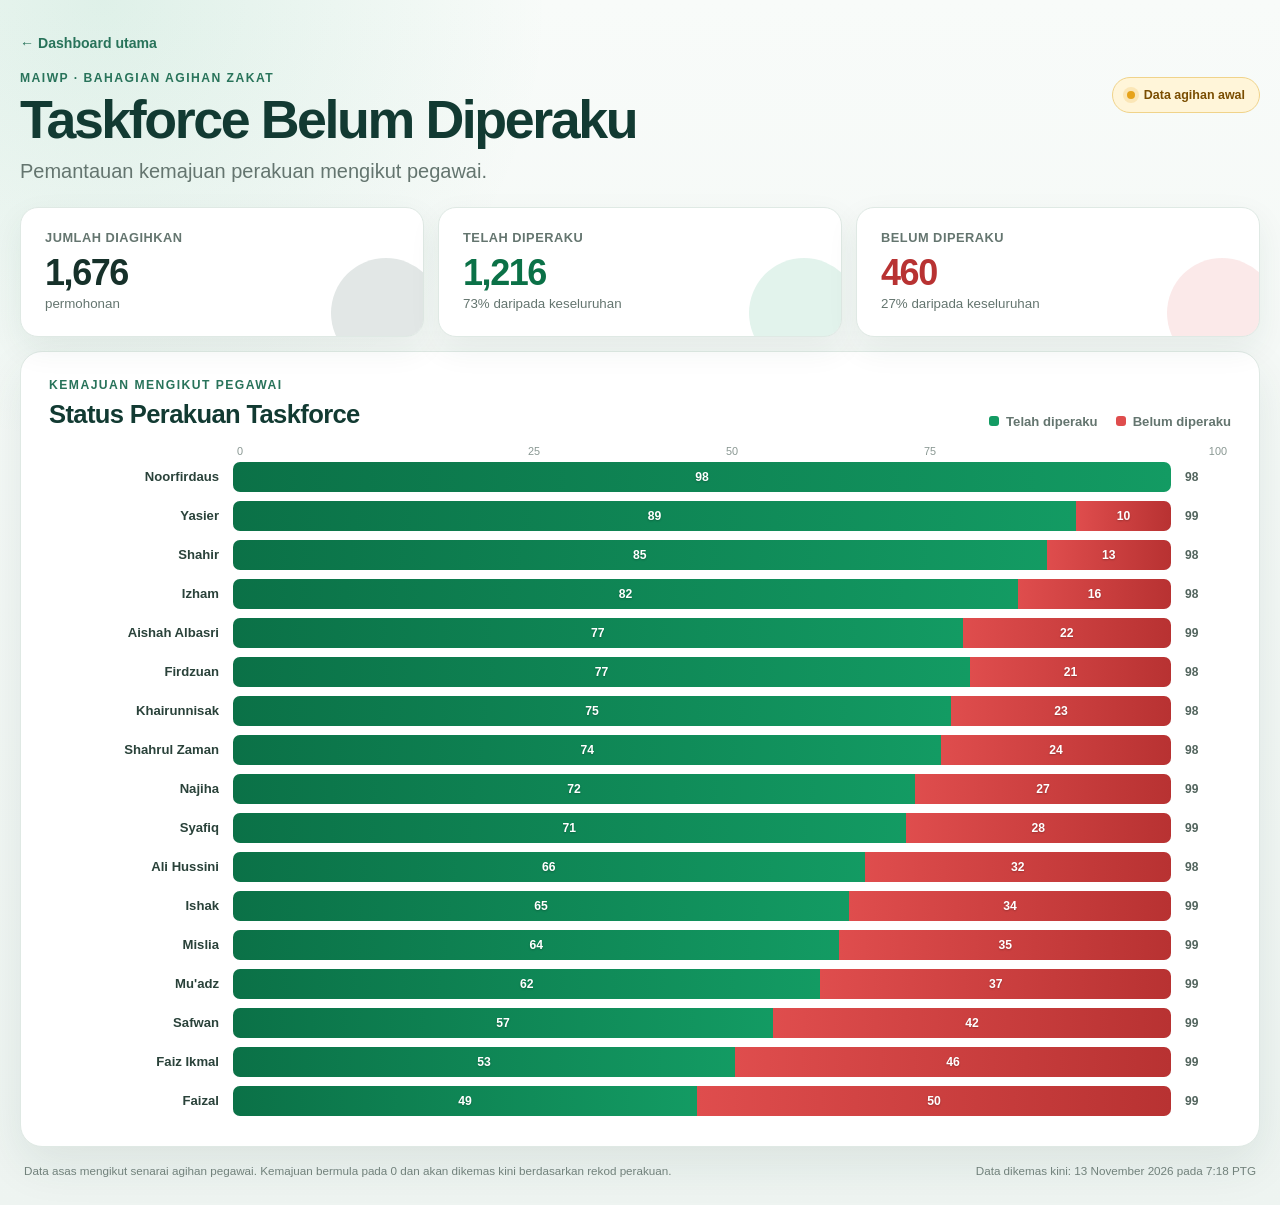
<file: taskforce.html>
<!DOCTYPE html>
<html lang="ms">
<head>
    <meta charset="UTF-8">
    <meta name="viewport" content="width=device-width, initial-scale=1.0">
    <meta name="description" content="Dashboard pemantauan Taskforce Permohonan Belum Diperaku MAIWP.">
    <title>Taskforce Belum Diperaku | MAIWP</title>
    <link rel="stylesheet" href="taskforce.css?v=20261109">
</head>
<body>
    <main class="page-shell">
        <header class="hero">
            <div>
                <a class="back-link" href="index.html">← Dashboard utama</a>
                <p class="eyebrow">MAIWP · Bahagian Agihan Zakat</p>
                <h1>Taskforce Belum Diperaku</h1>
                <p class="lead">Pemantauan kemajuan perakuan mengikut pegawai.</p>
            </div>
            <div class="prototype-badge">
                <span class="pulse" aria-hidden="true"></span>
                Data agihan awal
            </div>
        </header>

        <section class="summary-grid" aria-label="Ringkasan taskforce">
            <article class="summary-card total-card">
                <span>Jumlah diagihkan</span>
                <strong id="grandTotal">—</strong>
                <small>permohonan</small>
            </article>
            <article class="summary-card completed-card">
                <span>Telah diperaku</span>
                <strong id="completedTotal">—</strong>
                <small id="completedPercent">— daripada keseluruhan</small>
            </article>
            <article class="summary-card pending-card">
                <span>Belum diperaku</span>
                <strong id="pendingTotal">—</strong>
                <small id="pendingPercent">— daripada keseluruhan</small>
            </article>
        </section>

        <section class="chart-card" aria-labelledby="chartTitle">
            <div class="chart-header">
                <div>
                    <p class="section-kicker">Kemajuan mengikut pegawai</p>
                    <h2 id="chartTitle">Status Perakuan Taskforce</h2>
                </div>
                <div class="legend" aria-label="Petunjuk warna">
                    <span><i class="legend-dot completed-dot"></i>Telah diperaku</span>
                    <span><i class="legend-dot pending-dot"></i>Belum diperaku</span>
                </div>
            </div>

            <div class="chart-scale" aria-hidden="true">
                <span>0</span><span>25</span><span>50</span><span>75</span><span>100</span>
            </div>
            <div id="taskforceChart" class="taskforce-chart" role="list" aria-label="Carta kemajuan perakuan mengikut pegawai"></div>
        </section>

        <footer>
            <p>Data asas mengikut senarai agihan pegawai. Kemajuan bermula pada 0 dan akan dikemas kini berdasarkan rekod perakuan.</p>
            <p id="renderedAt"></p>
        </footer>
    </main>

    <script src="taskforce.js?v=20261113-191851"></script>
</body>
</html>
</file>
<file: taskforce.css>
:root {
    color-scheme: light;
    --ink: #16312a;
    --muted: #64756f;
    --surface: #ffffff;
    --line: #dfe9e4;
    --green: #139b63;
    --green-dark: #0b7147;
    --red: #df4d4d;
    --red-dark: #b83232;
    --cream: #f4f7f5;
    --navy: #123a32;
}

* { box-sizing: border-box; }

body {
    margin: 0;
    min-width: 320px;
    color: var(--ink);
    background:
        radial-gradient(circle at 8% 0%, rgba(19, 155, 99, 0.11), transparent 28rem),
        linear-gradient(180deg, #f8fbf9 0%, #eef4f1 100%);
    font-family: Inter, ui-sans-serif, -apple-system, BlinkMacSystemFont, "Segoe UI", sans-serif;
}

.page-shell {
    width: min(1440px, calc(100% - 40px));
    margin: 0 auto;
    padding: 34px 0 28px;
}

.hero {
    display: flex;
    align-items: flex-start;
    justify-content: space-between;
    gap: 24px;
    margin-bottom: 24px;
}

.back-link {
    display: inline-block;
    margin-bottom: 20px;
    color: #28735a;
    font-size: 0.88rem;
    font-weight: 700;
    text-decoration: none;
}

.back-link:hover { text-decoration: underline; }

.eyebrow,
.section-kicker {
    margin: 0 0 8px;
    color: #28735a;
    font-size: 0.76rem;
    font-weight: 800;
    letter-spacing: 0.12em;
    text-transform: uppercase;
}

h1 {
    margin: 0;
    max-width: 820px;
    color: var(--navy);
    font-size: clamp(2rem, 4.2vw, 4.25rem);
    line-height: 0.98;
    letter-spacing: -0.045em;
}

.lead {
    margin: 14px 0 0;
    color: var(--muted);
    font-size: clamp(1rem, 1.6vw, 1.25rem);
}

.prototype-badge {
    display: inline-flex;
    align-items: center;
    gap: 9px;
    margin-top: 43px;
    padding: 10px 14px;
    color: #7a4d00;
    background: #fff5d9;
    border: 1px solid #f0d38a;
    border-radius: 999px;
    font-size: 0.78rem;
    font-weight: 800;
    white-space: nowrap;
}

.pulse {
    width: 8px;
    height: 8px;
    background: #e6a21a;
    border-radius: 50%;
    box-shadow: 0 0 0 4px rgba(230, 162, 26, 0.18);
}

.summary-grid {
    display: grid;
    grid-template-columns: repeat(3, minmax(0, 1fr));
    gap: 14px;
    margin-bottom: 14px;
}

.summary-card {
    position: relative;
    overflow: hidden;
    min-height: 130px;
    padding: 22px 24px;
    background: var(--surface);
    border: 1px solid var(--line);
    border-radius: 18px;
    box-shadow: 0 12px 32px rgba(25, 70, 57, 0.07);
}

.summary-card::after {
    position: absolute;
    right: -18px;
    bottom: -32px;
    width: 110px;
    height: 110px;
    border-radius: 50%;
    content: "";
    opacity: 0.12;
}

.summary-card span,
.summary-card small { display: block; }

.summary-card span {
    color: var(--muted);
    font-size: 0.8rem;
    font-weight: 750;
    letter-spacing: 0.04em;
    text-transform: uppercase;
}

.summary-card strong {
    display: block;
    margin: 7px 0 2px;
    font-size: 2.25rem;
    letter-spacing: -0.04em;
}

.summary-card small { color: var(--muted); }
.total-card::after { background: var(--navy); }
.completed-card strong { color: var(--green-dark); }
.completed-card::after { background: var(--green); }
.pending-card strong { color: var(--red-dark); }
.pending-card::after { background: var(--red); }

.chart-card {
    padding: 26px 28px 30px;
    background: var(--surface);
    border: 1px solid var(--line);
    border-radius: 22px;
    box-shadow: 0 18px 46px rgba(25, 70, 57, 0.09);
}

.chart-header {
    display: flex;
    align-items: flex-end;
    justify-content: space-between;
    gap: 24px;
    margin-bottom: 16px;
}

h2 {
    margin: 0;
    color: var(--navy);
    font-size: clamp(1.35rem, 2vw, 2rem);
    letter-spacing: -0.025em;
}

.legend {
    display: flex;
    gap: 18px;
    color: var(--muted);
    font-size: 0.82rem;
    font-weight: 700;
}

.legend span { display: inline-flex; align-items: center; gap: 7px; }
.legend-dot { width: 10px; height: 10px; border-radius: 3px; }
.completed-dot { background: var(--green); }
.pending-dot { background: var(--red); }

.chart-scale {
    display: grid;
    grid-template-columns: repeat(5, 1fr);
    margin: 0 0 5px 184px;
    padding: 0 4px;
    color: #8a9893;
    font-size: 0.68rem;
}

.chart-scale span:not(:first-child) { text-align: center; }
.chart-scale span:last-child { text-align: right; }

.taskforce-chart {
    display: grid;
    gap: 9px;
}

.chart-row {
    display: grid;
    grid-template-columns: 170px minmax(300px, 1fr) 46px;
    align-items: center;
    gap: 14px;
}

.officer-name {
    overflow: hidden;
    color: #2a423a;
    font-size: 0.82rem;
    font-weight: 760;
    text-align: right;
    text-overflow: ellipsis;
    white-space: nowrap;
}

.bar-track {
    position: relative;
    display: flex;
    height: 30px;
    overflow: hidden;
    background-color: #edf2ef;
    background-image: linear-gradient(to right, transparent calc(25% - 1px), rgba(255,255,255,.54) 25%, transparent calc(25% + 1px));
    background-size: 25% 100%;
    border-radius: 7px;
}

.bar-segment {
    display: flex;
    align-items: center;
    justify-content: center;
    min-width: 0;
    color: #fff;
    font-size: 0.76rem;
    font-weight: 850;
    text-shadow: 0 1px 2px rgba(0, 0, 0, 0.24);
}

.bar-completed { background: linear-gradient(90deg, var(--green-dark), var(--green)); }
.bar-pending { background: linear-gradient(90deg, var(--red), var(--red-dark)); }
.row-total { color: #52645d; font-size: 0.75rem; font-weight: 800; }

footer {
    display: flex;
    justify-content: space-between;
    gap: 20px;
    padding: 17px 4px 0;
    color: #71817b;
    font-size: 0.73rem;
}

footer p { margin: 0; }

@media (max-width: 760px) {
    .page-shell { width: min(100% - 24px, 680px); padding-top: 22px; }
    .hero { display: block; }
    .prototype-badge { margin-top: 18px; }
    .summary-grid { grid-template-columns: 1fr; }
    .summary-card { min-height: 106px; padding: 18px 20px; }
    .chart-card { padding: 21px 14px 24px; border-radius: 17px; }
    .chart-header { display: block; }
    .legend { margin-top: 14px; gap: 14px; }
    .chart-scale { margin-left: 112px; }
    .chart-row { grid-template-columns: 100px minmax(180px, 1fr); gap: 9px; }
    .officer-name { font-size: 0.72rem; }
    .row-total { display: none; }
    .bar-track { height: 27px; }
    footer { display: block; }
    footer p + p { margin-top: 5px; }
}
</file>
